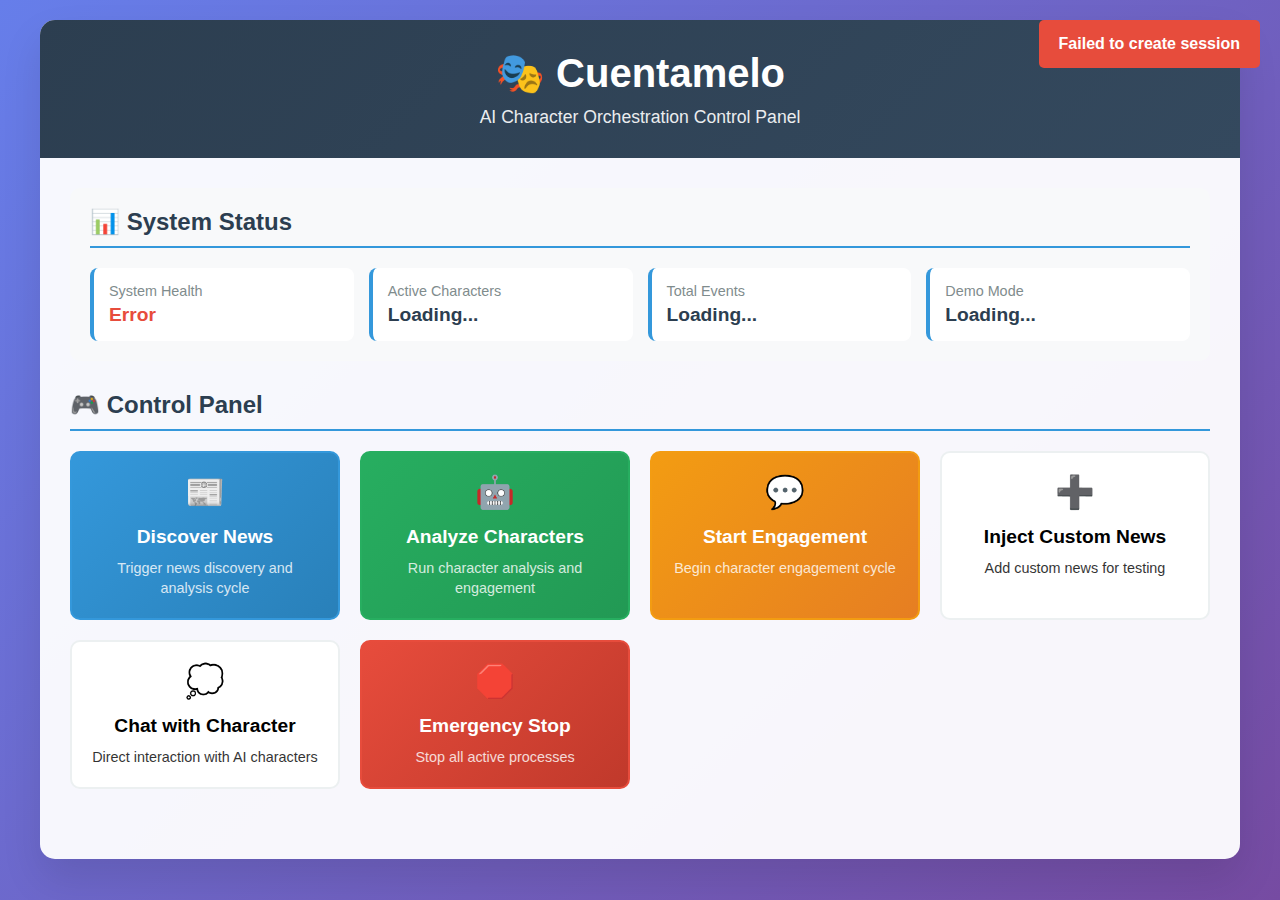
<file: dashboard/index.html>
<!DOCTYPE html>
<html lang="en">
  <head>
    <meta charset="UTF-8" />
    <meta name="viewport" content="width=device-width, initial-scale=1.0" />
    <title>Cuentamelo Frontend Control Panel</title>
    <style>
      * {
        margin: 0;
        padding: 0;
        box-sizing: border-box;
      }

      body {
        font-family: "Segoe UI", Tahoma, Geneva, Verdana, sans-serif;
        background: linear-gradient(135deg, #667eea 0%, #764ba2 100%);
        min-height: 100vh;
        padding: 20px;
      }

      .container {
        max-width: 1200px;
        margin: 0 auto;
        background: rgba(255, 255, 255, 0.95);
        border-radius: 15px;
        box-shadow: 0 20px 40px rgba(0, 0, 0, 0.1);
        overflow: hidden;
      }

      .header {
        background: linear-gradient(135deg, #2c3e50 0%, #34495e 100%);
        color: white;
        padding: 30px;
        text-align: center;
      }

      .header h1 {
        font-size: 2.5em;
        margin-bottom: 10px;
      }

      .header p {
        font-size: 1.1em;
        opacity: 0.9;
      }

      .main-content {
        padding: 30px;
      }

      .control-section {
        margin-bottom: 40px;
      }

      .section-title {
        font-size: 1.5em;
        color: #2c3e50;
        margin-bottom: 20px;
        border-bottom: 2px solid #3498db;
        padding-bottom: 10px;
      }

      .control-grid {
        display: grid;
        grid-template-columns: repeat(auto-fit, minmax(250px, 1fr));
        gap: 20px;
        margin-bottom: 30px;
      }

      .control-card {
        background: white;
        border: 2px solid #ecf0f1;
        border-radius: 10px;
        padding: 20px;
        text-align: center;
        transition: all 0.3s ease;
        cursor: pointer;
      }

      .control-card:hover {
        border-color: #3498db;
        transform: translateY(-5px);
        box-shadow: 0 10px 20px rgba(52, 152, 219, 0.2);
      }

      .control-card.primary {
        background: linear-gradient(135deg, #3498db 0%, #2980b9 100%);
        color: white;
        border-color: #3498db;
      }

      .control-card.success {
        background: linear-gradient(135deg, #27ae60 0%, #229954 100%);
        color: white;
        border-color: #27ae60;
      }

      .control-card.warning {
        background: linear-gradient(135deg, #f39c12 0%, #e67e22 100%);
        color: white;
        border-color: #f39c12;
      }

      .control-card.danger {
        background: linear-gradient(135deg, #e74c3c 0%, #c0392b 100%);
        color: white;
        border-color: #e74c3c;
      }

      .control-icon {
        font-size: 2em;
        margin-bottom: 15px;
      }

      .control-title {
        font-size: 1.2em;
        font-weight: bold;
        margin-bottom: 10px;
      }

      .control-description {
        font-size: 0.9em;
        opacity: 0.8;
        line-height: 1.4;
      }

      .status-section {
        background: #f8f9fa;
        border-radius: 10px;
        padding: 20px;
        margin-bottom: 30px;
      }

      .status-grid {
        display: grid;
        grid-template-columns: repeat(auto-fit, minmax(200px, 1fr));
        gap: 15px;
      }

      .status-item {
        background: white;
        padding: 15px;
        border-radius: 8px;
        border-left: 4px solid #3498db;
      }

      .status-label {
        font-size: 0.9em;
        color: #7f8c8d;
        margin-bottom: 5px;
      }

      .status-value {
        font-size: 1.2em;
        font-weight: bold;
        color: #2c3e50;
      }

      .status-value.healthy {
        color: #27ae60;
      }

      .status-value.warning {
        color: #f39c12;
      }

      .status-value.error {
        color: #e74c3c;
      }

      .modal {
        display: none;
        position: fixed;
        z-index: 1000;
        left: 0;
        top: 0;
        width: 100%;
        height: 100%;
        background-color: rgba(0, 0, 0, 0.5);
      }

      .modal-content {
        background-color: white;
        margin: 5% auto;
        padding: 30px;
        border-radius: 15px;
        width: 90%;
        max-width: 500px;
        position: relative;
      }

      .close {
        position: absolute;
        right: 20px;
        top: 15px;
        font-size: 28px;
        font-weight: bold;
        cursor: pointer;
        color: #aaa;
      }

      .close:hover {
        color: #000;
      }

      .form-group {
        margin-bottom: 20px;
      }

      .form-group label {
        display: block;
        margin-bottom: 5px;
        font-weight: bold;
        color: #2c3e50;
      }

      .form-group input,
      .form-group textarea,
      .form-group select {
        width: 100%;
        padding: 10px;
        border: 2px solid #ecf0f1;
        border-radius: 5px;
        font-size: 14px;
      }

      .form-group input:focus,
      .form-group textarea:focus,
      .form-group select:focus {
        outline: none;
        border-color: #3498db;
      }

      .btn {
        background: #3498db;
        color: white;
        padding: 12px 24px;
        border: none;
        border-radius: 5px;
        cursor: pointer;
        font-size: 14px;
        transition: background 0.3s ease;
      }

      .btn:hover {
        background: #2980b9;
      }

      .btn-success {
        background: #27ae60;
      }

      .btn-success:hover {
        background: #229954;
      }

      .btn-warning {
        background: #f39c12;
      }

      .btn-warning:hover {
        background: #e67e22;
      }

      .btn-danger {
        background: #e74c3c;
      }

      .btn-danger:hover {
        background: #c0392b;
      }

      .notification {
        position: fixed;
        top: 20px;
        right: 20px;
        padding: 15px 20px;
        border-radius: 5px;
        color: white;
        font-weight: bold;
        z-index: 1001;
        transform: translateX(400px);
        transition: transform 0.3s ease;
      }

      .notification.show {
        transform: translateX(0);
      }

      .notification.success {
        background: #27ae60;
      }

      .notification.error {
        background: #e74c3c;
      }

      .notification.info {
        background: #3498db;
      }

      .loading {
        display: none;
        text-align: center;
        padding: 20px;
      }

      .spinner {
        border: 4px solid #f3f3f3;
        border-top: 4px solid #3498db;
        border-radius: 50%;
        width: 40px;
        height: 40px;
        animation: spin 1s linear infinite;
        margin: 0 auto 10px;
      }

      @keyframes spin {
        0% {
          transform: rotate(0deg);
        }
        100% {
          transform: rotate(360deg);
        }
      }

      @media (max-width: 768px) {
        .control-grid {
          grid-template-columns: 1fr;
        }

        .status-grid {
          grid-template-columns: 1fr;
        }

        .header h1 {
          font-size: 2em;
        }
      }
    </style>
  </head>
  <body>
    <div class="container">
      <div class="header">
        <h1>🎭 Cuentamelo</h1>
        <p>AI Character Orchestration Control Panel</p>
      </div>

      <div class="main-content">
        <!-- System Status -->
        <div class="status-section">
          <h2 class="section-title">📊 System Status</h2>
          <div class="status-grid" id="statusGrid">
            <div class="status-item">
              <div class="status-label">System Health</div>
              <div class="status-value" id="systemHealth">Loading...</div>
            </div>
            <div class="status-item">
              <div class="status-label">Active Characters</div>
              <div class="status-value" id="activeCharacters">Loading...</div>
            </div>
            <div class="status-item">
              <div class="status-label">Total Events</div>
              <div class="status-value" id="totalEvents">Loading...</div>
            </div>
            <div class="status-item">
              <div class="status-label">Demo Mode</div>
              <div class="status-value" id="demoMode">Loading...</div>
            </div>
          </div>
        </div>

        <!-- Control Panel -->
        <div class="control-section">
          <h2 class="section-title">🎮 Control Panel</h2>
          <div class="control-grid">
            <div
              class="control-card primary"
              onclick="triggerScenario('news_discovery')"
            >
              <div class="control-icon">📰</div>
              <div class="control-title">Discover News</div>
              <div class="control-description">
                Trigger news discovery and analysis cycle
              </div>
            </div>

            <div
              class="control-card success"
              onclick="triggerScenario('character_analysis')"
            >
              <div class="control-icon">🤖</div>
              <div class="control-title">Analyze Characters</div>
              <div class="control-description">
                Run character analysis and engagement
              </div>
            </div>

            <div
              class="control-card warning"
              onclick="triggerScenario('engagement_cycle')"
            >
              <div class="control-icon">💬</div>
              <div class="control-title">Start Engagement</div>
              <div class="control-description">
                Begin character engagement cycle
              </div>
            </div>

            <div class="control-card" onclick="showNewsModal()">
              <div class="control-icon">➕</div>
              <div class="control-title">Inject Custom News</div>
              <div class="control-description">Add custom news for testing</div>
            </div>

            <div class="control-card" onclick="showChatModal()">
              <div class="control-icon">💭</div>
              <div class="control-title">Chat with Character</div>
              <div class="control-description">
                Direct interaction with AI characters
              </div>
            </div>

            <div
              class="control-card danger"
              onclick="triggerScenario('emergency_stop')"
            >
              <div class="control-icon">🛑</div>
              <div class="control-title">Emergency Stop</div>
              <div class="control-description">Stop all active processes</div>
            </div>
          </div>
        </div>

        <!-- Loading Indicator -->
        <div class="loading" id="loading">
          <div class="spinner"></div>
          <p>Processing request...</p>
        </div>
      </div>
    </div>

    <!-- News Injection Modal -->
    <div id="newsModal" class="modal">
      <div class="modal-content">
        <span class="close" onclick="closeModal('newsModal')">&times;</span>
        <h2>📰 Inject Custom News</h2>
        <form id="newsForm">
          <div class="form-group">
            <label for="newsTitle">Title:</label>
            <input type="text" id="newsTitle" required />
          </div>
          <div class="form-group">
            <label for="newsContent">Content:</label>
            <textarea id="newsContent" rows="4" required></textarea>
          </div>
          <div class="form-group">
            <label for="newsSource">Source:</label>
            <input type="text" id="newsSource" value="custom" required />
          </div>
          <div class="form-group">
            <label for="newsCategory">Category:</label>
            <select id="newsCategory" required>
              <option value="technology">Technology</option>
              <option value="politics">Politics</option>
              <option value="entertainment">Entertainment</option>
              <option value="sports">Sports</option>
              <option value="business">Business</option>
              <option value="test">Test</option>
            </select>
          </div>
          <button type="submit" class="btn btn-success">Inject News</button>
        </form>
      </div>
    </div>

    <!-- Chat Modal -->
    <div id="chatModal" class="modal">
      <div class="modal-content">
        <span class="close" onclick="closeModal('chatModal')">&times;</span>
        <h2>💭 Chat with Character</h2>
        <form id="chatForm">
          <div class="form-group">
            <label for="characterSelect">Character:</label>
            <select id="characterSelect" required>
              <option value="jovani_vazquez">Jovani Vazquez</option>
              <!-- More characters will be loaded dynamically -->
            </select>
          </div>
          <div class="form-group">
            <label for="chatMessage">Message:</label>
            <textarea
              id="chatMessage"
              rows="4"
              required
              placeholder="Type your message here..."
            ></textarea>
          </div>
          <button type="submit" class="btn btn-success">Send Message</button>
        </form>
        <div
          id="chatResponse"
          style="
            margin-top: 20px;
            padding: 15px;
            background: #f8f9fa;
            border-radius: 5px;
            display: none;
          "
        >
          <strong>Response:</strong>
          <div id="responseText"></div>
        </div>
      </div>
    </div>

    <!-- Notification -->
    <div id="notification" class="notification"></div>

    <script>
      // Configuration
      const API_BASE_URL = "http://localhost:8000";
      let sessionId = null;

      // Initialize
      document.addEventListener("DOMContentLoaded", function () {
        initializeSession();
        loadSystemStatus();
        loadCharacters();
      });

      // Session Management
      async function initializeSession() {
        try {
          const response = await fetch(
            `${API_BASE_URL}/api/frontend/session/create`
          );
          const data = await response.json();
          sessionId = data.session_id;
          showNotification("Session created successfully", "success");
        } catch (error) {
          showNotification("Failed to create session", "error");
          console.error("Session creation error:", error);
        }
      }

      // System Status
      async function loadSystemStatus() {
        try {
          const response = await fetch(
            `${API_BASE_URL}/api/commands/system-status?session_id=${sessionId}`
          );
          const result = await response.json();

          if (result.status === "completed") {
            const data = result.result;
            const system = data.system_status;

            document.getElementById("systemHealth").textContent = system.status;
            document.getElementById(
              "systemHealth"
            ).className = `status-value ${system.status}`;
            document.getElementById("activeCharacters").textContent =
              data.character_count;
            document.getElementById("totalEvents").textContent =
              system.total_events || 0;
            document.getElementById("demoMode").textContent = system.demo_mode
              ? "Enabled"
              : "Disabled";
          } else {
            throw new Error(result.error || "Failed to get system status");
          }
        } catch (error) {
          console.error("Error loading system status:", error);
          document.getElementById("systemHealth").textContent = "Error";
          document.getElementById("systemHealth").className =
            "status-value error";
        }
      }

      // Load Characters
      async function loadCharacters() {
        try {
          const response = await fetch(
            `${API_BASE_URL}/api/frontend/characters/status`
          );
          const characters = await response.json();

          const characterSelect = document.getElementById("characterSelect");
          characterSelect.innerHTML = "";

          characters.forEach((character) => {
            const option = document.createElement("option");
            option.value = character.id;
            option.textContent = character.name;
            characterSelect.appendChild(option);
          });
        } catch (error) {
          console.error("Error loading characters:", error);
        }
      }

      // Trigger Scenarios
      async function triggerScenario(scenarioType) {
        showLoading(true);

        try {
          const response = await fetch(
            `${API_BASE_URL}/api/commands/trigger-scenario?scenario_name=${scenarioType}&speed=1.0&session_id=${sessionId}`,
            {
              method: "POST",
            }
          );

          const result = await response.json();

          if (result.status === "completed") {
            showNotification(
              `${scenarioType} scenario triggered successfully`,
              "success"
            );
          } else {
            showNotification(
              `Failed to trigger scenario: ${result.error}`,
              "error"
            );
          }
        } catch (error) {
          showNotification("Error triggering scenario", "error");
          console.error("Scenario trigger error:", error);
        } finally {
          showLoading(false);
          loadSystemStatus(); // Refresh status
        }
      }

      // News Injection
      function showNewsModal() {
        document.getElementById("newsModal").style.display = "block";
      }

      document
        .getElementById("newsForm")
        .addEventListener("submit", async function (e) {
          e.preventDefault();

          const title = document.getElementById("newsTitle").value;
          const content = document.getElementById("newsContent").value;
          const source = document.getElementById("newsSource").value;
          const category = document.getElementById("newsCategory").value;

          try {
            const response = await fetch(
              `${API_BASE_URL}/api/commands/inject-news?title=${encodeURIComponent(
                title
              )}&content=${encodeURIComponent(
                content
              )}&source=${encodeURIComponent(
                source
              )}&category=${encodeURIComponent(
                category
              )}&session_id=${sessionId}`,
              {
                method: "POST",
              }
            );

            const result = await response.json();

            if (result.status === "completed") {
              showNotification("News injected successfully", "success");
              closeModal("newsModal");
              document.getElementById("newsForm").reset();
            } else {
              showNotification("Failed to inject news", "error");
            }
          } catch (error) {
            showNotification("Error injecting news", "error");
            console.error("News injection error:", error);
          }
        });

      // Chat with Character
      function showChatModal() {
        document.getElementById("chatModal").style.display = "block";
      }

      document
        .getElementById("chatForm")
        .addEventListener("submit", async function (e) {
          e.preventDefault();

          const characterId = document.getElementById("characterSelect").value;
          const message = document.getElementById("chatMessage").value;

          try {
            const response = await fetch(
              `${API_BASE_URL}/api/commands/chat-with-character?character_id=${encodeURIComponent(
                characterId
              )}&message=${encodeURIComponent(
                message
              )}&session_id=${sessionId}`,
              {
                method: "POST",
              }
            );

            const result = await response.json();

            if (result.status === "completed") {
              document.getElementById("responseText").textContent =
                result.result.message;
              document.getElementById("chatResponse").style.display = "block";
              document.getElementById("chatMessage").value = "";

              showNotification("Message sent successfully", "success");
            } else {
              showNotification("Failed to get chat response", "error");
            }
          } catch (error) {
            showNotification("Error sending message", "error");
            console.error("Chat error:", error);
          }
        });

      // Utility Functions
      function closeModal(modalId) {
        document.getElementById(modalId).style.display = "none";
        if (modalId === "chatModal") {
          document.getElementById("chatResponse").style.display = "none";
        }
      }

      function showLoading(show) {
        document.getElementById("loading").style.display = show
          ? "block"
          : "none";
      }

      function showNotification(message, type) {
        const notification = document.getElementById("notification");
        notification.textContent = message;
        notification.className = `notification ${type}`;
        notification.classList.add("show");

        setTimeout(() => {
          notification.classList.remove("show");
        }, 3000);
      }

      // Close modals when clicking outside
      window.onclick = function (event) {
        if (event.target.classList.contains("modal")) {
          event.target.style.display = "none";
        }
      };

      // Auto-refresh status every 30 seconds
      setInterval(loadSystemStatus, 30000);
    </script>
  </body>
</html>
</file>
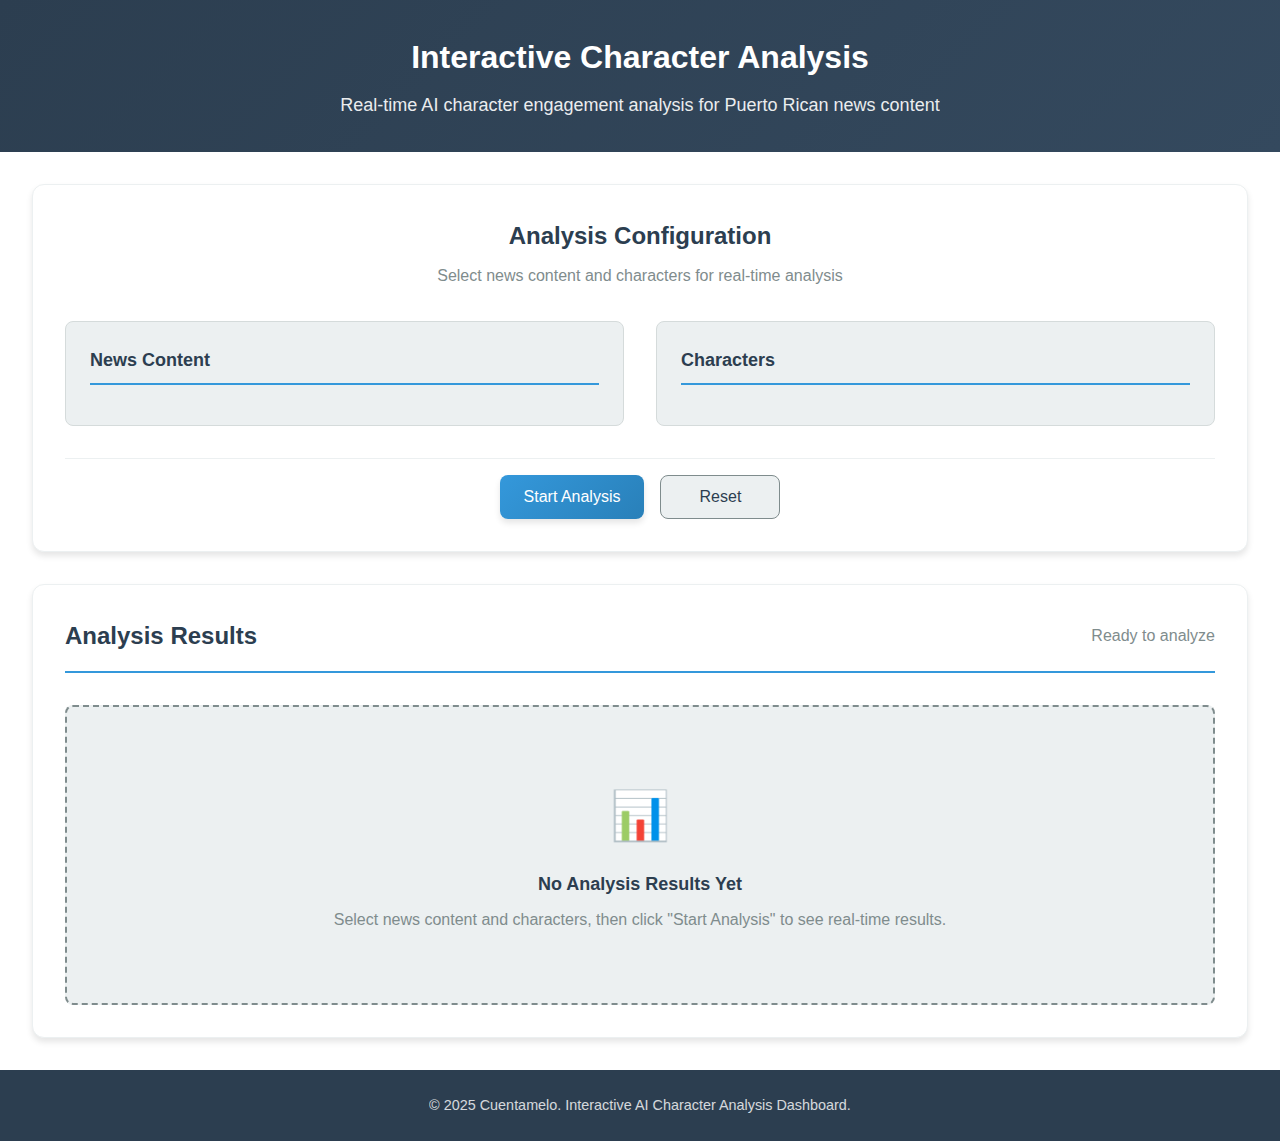
<file: dashboard/interactive.html>
<!DOCTYPE html>
<html lang="en">
  <head>
    <meta charset="UTF-8" />
    <meta name="viewport" content="width=device-width, initial-scale=1.0" />
    <meta
      name="description"
      content="Interactive AI Character Engagement Analysis Dashboard"
    />
    <meta name="author" content="Cuentamelo" />
    <title>Interactive Character Analysis Dashboard</title>
    <link rel="stylesheet" href="assets/interactive.css" />
  </head>
  <body>
    <div class="dashboard-container">
      <!-- Header Section -->
      <header class="dashboard-header">
        <div class="header-content">
          <h1>Interactive Character Analysis</h1>
          <p>
            Real-time AI character engagement analysis for Puerto Rican news
            content
          </p>
        </div>
      </header>

      <!-- Main Content Area -->
      <main class="dashboard-main">
        <!-- Control Panel Section -->
        <section class="control-panel" id="control-panel">
          <div class="panel-header">
            <h2>Analysis Configuration</h2>
            <p>Select news content and characters for real-time analysis</p>
          </div>

          <div class="control-grid">
            <!-- News Selection Component -->
            <div class="control-section" id="news-selector-section">
              <h3>News Content</h3>
              <div class="news-selector" id="news-selector">
                <!-- News selector component will be populated by JavaScript -->
              </div>
            </div>

            <!-- Character Selection Component -->
            <div class="control-section" id="character-selector-section">
              <h3>Characters</h3>
              <div class="character-selector" id="character-selector">
                <!-- Character selector component will be populated by JavaScript -->
              </div>
            </div>
          </div>

          <!-- Analysis Control -->
          <div class="analysis-controls">
            <button type="button" id="start-analysis" class="btn btn-primary">
              <span class="btn-text">Start Analysis</span>
              <span class="btn-loading" style="display: none">
                <span class="spinner"></span>
                Analyzing...
              </span>
            </button>
            <button type="button" id="reset-analysis" class="btn btn-secondary">
              Reset
            </button>
          </div>
        </section>

        <!-- Results Display Section -->
        <section class="results-section" id="results-section">
          <div class="results-header">
            <h2>Analysis Results</h2>
            <div class="results-status" id="results-status">
              <span class="status-text">Ready to analyze</span>
            </div>
          </div>

          <div class="results-container" id="results-container">
            <!-- Results will be populated by JavaScript -->
            <div class="results-placeholder">
              <div class="placeholder-content">
                <div class="placeholder-icon">📊</div>
                <h3>No Analysis Results Yet</h3>
                <p>
                  Select news content and characters, then click "Start
                  Analysis" to see real-time results.
                </p>
              </div>
            </div>
          </div>
        </section>
      </main>

      <!-- Footer Section -->
      <footer class="dashboard-footer">
        <div class="footer-content">
          <p>
            &copy; 2025 Cuentamelo. Interactive AI Character Analysis Dashboard.
          </p>
        </div>
      </footer>
    </div>

    <!-- Error Modal -->
    <div class="modal" id="error-modal" style="display: none">
      <div class="modal-content">
        <div class="modal-header">
          <h3>Error</h3>
          <button type="button" class="modal-close" id="modal-close">
            &times;
          </button>
        </div>
        <div class="modal-body">
          <p id="error-message"></p>
        </div>
        <div class="modal-footer">
          <button type="button" class="btn btn-primary" id="error-retry">
            Retry
          </button>
          <button type="button" class="btn btn-secondary" id="error-close">
            Close
          </button>
        </div>
      </div>
    </div>

    <!-- Loading Overlay -->
    <div class="loading-overlay" id="loading-overlay" style="display: none">
      <div class="loading-content">
        <div class="loading-spinner"></div>
        <p id="loading-message">Loading...</p>
      </div>
    </div>

    <!-- JavaScript Modules -->
    <script src="components/sse-handler.js"></script>
    <script src="components/news-selector.js"></script>
    <script src="components/character-selector.js"></script>
    <script src="components/results-display.js"></script>
    <script src="assets/interactive.js"></script>
  </body>
</html>
</file>
<file: dashboard/assets/interactive.css>
/* Interactive Dashboard Styles */
/* Modern CSS Grid layout with professional styling */

/* CSS Custom Properties */
:root {
  --primary-color: #3498db;
  --primary-dark: #2980b9;
  --secondary-color: #2c3e50;
  --accent-color: #e74c3c;
  --success-color: #27ae60;
  --warning-color: #f39c12;
  --light-gray: #ecf0f1;
  --dark-gray: #7f8c8d;
  --white: #ffffff;
  --black: #2c3e50;

  --border-radius: 8px;
  --border-radius-lg: 12px;
  --box-shadow: 0 4px 6px rgba(0, 0, 0, 0.1);
  --box-shadow-lg: 0 10px 25px rgba(0, 0, 0, 0.15);
  --transition: all 0.3s ease;

  --font-family: "Segoe UI", Tahoma, Geneva, Verdana, sans-serif;
  --font-size-base: 16px;
  --font-size-lg: 18px;
  --font-size-xl: 24px;
  --font-size-xxl: 32px;
}

/* Reset and Base Styles */
* {
  margin: 0;
  padding: 0;
  box-sizing: border-box;
}

html {
  font-size: var(--font-size-base);
  scroll-behavior: smooth;
}

body {
  font-family: var(--font-family);
  line-height: 1.6;
  color: var(--black);
  background: linear-gradient(135deg, #667eea 0%, #764ba2 100%);
  min-height: 100vh;
}

/* Dashboard Container - CSS Grid Layout */
.dashboard-container {
  display: grid;
  grid-template-rows: auto 1fr auto;
  grid-template-areas:
    "header"
    "main"
    "footer";
  min-height: 100vh;
  max-width: 1400px;
  margin: 0 auto;
  background: var(--white);
  box-shadow: var(--box-shadow-lg);
}

/* Header Section */
.dashboard-header {
  grid-area: header;
  background: linear-gradient(135deg, var(--secondary-color) 0%, #34495e 100%);
  color: var(--white);
  padding: 2rem;
  text-align: center;
}

.header-content h1 {
  font-size: var(--font-size-xxl);
  margin-bottom: 0.5rem;
  font-weight: 600;
}

.header-content p {
  font-size: var(--font-size-lg);
  opacity: 0.9;
  max-width: 600px;
  margin: 0 auto;
}

/* Main Content Area - CSS Grid */
.dashboard-main {
  grid-area: main;
  display: grid;
  grid-template-columns: 1fr;
  grid-template-rows: auto 1fr;
  gap: 2rem;
  padding: 2rem;
  overflow-y: auto;
}

/* Control Panel Section */
.control-panel {
  background: var(--white);
  border-radius: var(--border-radius-lg);
  padding: 2rem;
  box-shadow: var(--box-shadow);
  border: 1px solid var(--light-gray);
}

.panel-header {
  text-align: center;
  margin-bottom: 2rem;
}

.panel-header h2 {
  font-size: var(--font-size-xl);
  color: var(--secondary-color);
  margin-bottom: 0.5rem;
}

.panel-header p {
  color: var(--dark-gray);
  font-size: var(--font-size-base);
}

/* Control Grid - CSS Grid for responsive layout */
.control-grid {
  display: grid;
  grid-template-columns: repeat(auto-fit, minmax(400px, 1fr));
  gap: 2rem;
  margin-bottom: 2rem;
}

.control-section {
  background: var(--light-gray);
  border-radius: var(--border-radius);
  padding: 1.5rem;
  border: 1px solid #d5dbdb;
}

.control-section h3 {
  font-size: var(--font-size-lg);
  color: var(--secondary-color);
  margin-bottom: 1rem;
  border-bottom: 2px solid var(--primary-color);
  padding-bottom: 0.5rem;
}

/* Analysis Controls */
.analysis-controls {
  display: flex;
  justify-content: center;
  gap: 1rem;
  padding-top: 1rem;
  border-top: 1px solid var(--light-gray);
}

/* Button Styles */
.btn {
  display: inline-flex;
  align-items: center;
  justify-content: center;
  gap: 0.5rem;
  padding: 0.75rem 1.5rem;
  border: none;
  border-radius: var(--border-radius);
  font-size: var(--font-size-base);
  font-weight: 500;
  text-decoration: none;
  cursor: pointer;
  transition: var(--transition);
  min-width: 120px;
  position: relative;
  overflow: hidden;
}

.btn-primary {
  background: linear-gradient(
    135deg,
    var(--primary-color) 0%,
    var(--primary-dark) 100%
  );
  color: var(--white);
  box-shadow: var(--box-shadow);
}

.btn-primary:hover {
  transform: translateY(-2px);
  box-shadow: 0 6px 12px rgba(52, 152, 219, 0.3);
}

.btn-secondary {
  background: var(--light-gray);
  color: var(--secondary-color);
  border: 1px solid var(--dark-gray);
}

.btn-secondary:hover {
  background: var(--dark-gray);
  color: var(--white);
}

.btn:disabled {
  opacity: 0.6;
  cursor: not-allowed;
  transform: none;
}

/* Spinner Animation */
.spinner {
  width: 16px;
  height: 16px;
  border: 2px solid transparent;
  border-top: 2px solid currentColor;
  border-radius: 50%;
  animation: spin 1s linear infinite;
}

@keyframes spin {
  0% {
    transform: rotate(0deg);
  }
  100% {
    transform: rotate(360deg);
  }
}

/* Results Section */
.results-section {
  background: var(--white);
  border-radius: var(--border-radius-lg);
  padding: 2rem;
  box-shadow: var(--box-shadow);
  border: 1px solid var(--light-gray);
}

.results-header {
  display: flex;
  justify-content: space-between;
  align-items: center;
  margin-bottom: 2rem;
  padding-bottom: 1rem;
  border-bottom: 2px solid var(--primary-color);
}

.results-header h2 {
  font-size: var(--font-size-xl);
  color: var(--secondary-color);
}

.results-status {
  display: flex;
  align-items: center;
  gap: 0.5rem;
}

.status-text {
  font-size: var(--font-size-base);
  color: var(--dark-gray);
  font-weight: 500;
}

/* Results Container - CSS Grid for side-by-side layout */
.results-container {
  display: grid;
  grid-template-columns: repeat(auto-fit, minmax(350px, 1fr));
  gap: 1.5rem;
  min-height: 300px;
}

/* Placeholder Styles */
.results-placeholder {
  grid-column: 1 / -1;
  display: flex;
  align-items: center;
  justify-content: center;
  min-height: 300px;
  background: var(--light-gray);
  border-radius: var(--border-radius);
  border: 2px dashed var(--dark-gray);
}

.placeholder-content {
  text-align: center;
  color: var(--dark-gray);
}

.placeholder-icon {
  font-size: 3rem;
  margin-bottom: 1rem;
}

.placeholder-content h3 {
  font-size: var(--font-size-lg);
  margin-bottom: 0.5rem;
  color: var(--secondary-color);
}

/* Footer Section */
.dashboard-footer {
  grid-area: footer;
  background: var(--secondary-color);
  color: var(--white);
  padding: 1.5rem;
  text-align: center;
}

.footer-content p {
  opacity: 0.8;
  font-size: 0.9rem;
}

/* Modal Styles */
.modal {
  position: fixed;
  top: 0;
  left: 0;
  width: 100%;
  height: 100%;
  background: rgba(0, 0, 0, 0.5);
  display: flex;
  align-items: center;
  justify-content: center;
  z-index: 1000;
  backdrop-filter: blur(4px);
}

.modal-content {
  background: var(--white);
  border-radius: var(--border-radius-lg);
  box-shadow: var(--box-shadow-lg);
  max-width: 500px;
  width: 90%;
  max-height: 80vh;
  overflow-y: auto;
}

.modal-header {
  display: flex;
  justify-content: space-between;
  align-items: center;
  padding: 1.5rem;
  border-bottom: 1px solid var(--light-gray);
}

.modal-header h3 {
  color: var(--secondary-color);
  font-size: var(--font-size-lg);
}

.modal-close {
  background: none;
  border: none;
  font-size: 1.5rem;
  cursor: pointer;
  color: var(--dark-gray);
  padding: 0;
  width: 30px;
  height: 30px;
  display: flex;
  align-items: center;
  justify-content: center;
  border-radius: 50%;
  transition: var(--transition);
}

.modal-close:hover {
  background: var(--light-gray);
  color: var(--secondary-color);
}

.modal-body {
  padding: 1.5rem;
}

.modal-footer {
  display: flex;
  justify-content: flex-end;
  gap: 1rem;
  padding: 1.5rem;
  border-top: 1px solid var(--light-gray);
}

/* Loading Overlay */
.loading-overlay {
  position: fixed;
  top: 0;
  left: 0;
  width: 100%;
  height: 100%;
  background: rgba(255, 255, 255, 0.9);
  display: flex;
  align-items: center;
  justify-content: center;
  z-index: 999;
  backdrop-filter: blur(4px);
}

.loading-content {
  text-align: center;
  color: var(--secondary-color);
}

.loading-spinner {
  width: 40px;
  height: 40px;
  border: 4px solid var(--light-gray);
  border-top: 4px solid var(--primary-color);
  border-radius: 50%;
  animation: spin 1s linear infinite;
  margin: 0 auto 1rem;
}

.loading-content p {
  font-size: var(--font-size-lg);
  font-weight: 500;
}

/* Responsive Design - Media Queries */
@media (max-width: 1024px) {
  .dashboard-container {
    margin: 0;
    border-radius: 0;
  }

  .dashboard-main {
    padding: 1rem;
  }

  .control-grid {
    grid-template-columns: 1fr;
  }

  .results-container {
    grid-template-columns: 1fr;
  }
}

@media (max-width: 768px) {
  .dashboard-header {
    padding: 1.5rem 1rem;
  }

  .header-content h1 {
    font-size: var(--font-size-xl);
  }

  .header-content p {
    font-size: var(--font-size-base);
  }

  .control-panel,
  .results-section {
    padding: 1.5rem;
  }

  .analysis-controls {
    flex-direction: column;
    align-items: center;
  }

  .btn {
    width: 100%;
    max-width: 200px;
  }

  .results-header {
    flex-direction: column;
    gap: 1rem;
    align-items: flex-start;
  }
}

@media (max-width: 480px) {
  .dashboard-main {
    padding: 0.5rem;
  }

  .control-panel,
  .results-section {
    padding: 1rem;
  }

  .control-section {
    padding: 1rem;
  }

  .modal-content {
    width: 95%;
    margin: 1rem;
  }
}

/* Accessibility Enhancements */
@media (prefers-reduced-motion: reduce) {
  * {
    animation-duration: 0.01ms !important;
    animation-iteration-count: 1 !important;
    transition-duration: 0.01ms !important;
  }
}

/* Focus styles for keyboard navigation */
.btn:focus,
.modal-close:focus {
  outline: 2px solid var(--primary-color);
  outline-offset: 2px;
}

/* High contrast mode support */
@media (prefers-contrast: high) {
  :root {
    --primary-color: #0066cc;
    --secondary-color: #000000;
    --light-gray: #f0f0f0;
    --dark-gray: #333333;
  }
}

/* Component-specific styles */

/* Form Elements */
.form-select,
.form-textarea {
  width: 100%;
  padding: 0.75rem;
  border: 1px solid var(--light-gray);
  border-radius: var(--border-radius);
  font-size: var(--font-size-base);
  font-family: var(--font-family);
  transition: var(--transition);
  background: var(--white);
}

.form-select:focus,
.form-textarea:focus {
  outline: none;
  border-color: var(--primary-color);
  box-shadow: 0 0 0 3px rgba(52, 152, 219, 0.1);
}

.form-textarea {
  resize: vertical;
  min-height: 100px;
}

.form-textarea.error {
  border-color: var(--accent-color);
  box-shadow: 0 0 0 3px rgba(231, 76, 60, 0.1);
}

/* Input Counter */
.input-counter {
  font-size: 0.875rem;
  color: var(--dark-gray);
  margin-top: 0.5rem;
  text-align: right;
}

/* Input Error */
.input-error {
  color: var(--accent-color);
  font-size: 0.875rem;
  margin-top: 0.5rem;
  padding: 0.5rem;
  background: rgba(231, 76, 60, 0.1);
  border-radius: var(--border-radius);
  border-left: 3px solid var(--accent-color);
}

/* News Selector Styles */
.news-selector-content {
  display: flex;
  flex-direction: column;
  gap: 1.5rem;
}

.news-option {
  display: flex;
  flex-direction: column;
  gap: 0.5rem;
}

.news-option label {
  font-weight: 500;
  color: var(--secondary-color);
  font-size: var(--font-size-base);
}

.selected-news {
  background: var(--light-gray);
  border-radius: var(--border-radius);
  padding: 1rem;
  border: 1px solid #d5dbdb;
}

.selected-news h4 {
  margin-bottom: 0.75rem;
  color: var(--secondary-color);
  font-size: var(--font-size-lg);
}

.news-preview {
  margin-bottom: 1rem;
}

.news-preview-header {
  display: flex;
  justify-content: space-between;
  align-items: center;
  margin-bottom: 0.5rem;
}

.news-preview-content {
  color: var(--dark-gray);
  line-height: 1.5;
}

.badge {
  padding: 0.25rem 0.5rem;
  border-radius: 12px;
  font-size: 0.75rem;
  font-weight: 500;
  text-transform: uppercase;
}

.badge.custom {
  background: var(--primary-color);
  color: var(--white);
}

.badge.scenario {
  background: var(--success-color);
  color: var(--white);
}

/* Character Selector Styles */
.character-selector-content {
  display: flex;
  flex-direction: column;
  gap: 1.5rem;
}

.character-grid {
  display: grid;
  grid-template-columns: repeat(auto-fit, minmax(280px, 1fr));
  gap: 1rem;
}

.character-loading {
  grid-column: 1 / -1;
  text-align: center;
  padding: 2rem;
  color: var(--dark-gray);
}

.character-card {
  background: var(--white);
  border: 2px solid var(--light-gray);
  border-radius: var(--border-radius);
  padding: 1rem;
  transition: var(--transition);
  cursor: pointer;
  position: relative;
  overflow: hidden;
}

.character-card:hover {
  border-color: var(--primary-color);
  transform: translateY(-2px);
  box-shadow: var(--box-shadow);
}

.character-card.selected {
  border-color: var(--primary-color);
  background: rgba(52, 152, 219, 0.05);
  box-shadow: 0 0 0 3px rgba(52, 152, 219, 0.1);
}

.character-card-header {
  display: flex;
  justify-content: space-between;
  align-items: flex-start;
  margin-bottom: 1rem;
}

.character-avatar {
  width: 50px;
  height: 50px;
  border-radius: 50%;
  background: linear-gradient(135deg, var(--primary-color), var(--primary-dark));
  display: flex;
  align-items: center;
  justify-content: center;
  color: var(--white);
  font-weight: 600;
  font-size: 1.2rem;
}

.character-avatar-img {
  width: 100%;
  height: 100%;
  border-radius: 50%;
  object-fit: cover;
}

.character-avatar-initials {
  font-size: 1.2rem;
  font-weight: 600;
}

.character-checkbox {
  position: relative;
}

.character-checkbox-input {
  position: absolute;
  opacity: 0;
  cursor: pointer;
}

.character-checkbox-label {
  display: block;
  width: 20px;
  height: 20px;
  border: 2px solid var(--dark-gray);
  border-radius: 4px;
  background: var(--white);
  cursor: pointer;
  transition: var(--transition);
}

.character-checkbox-input:checked + .character-checkbox-label {
  background: var(--primary-color);
  border-color: var(--primary-color);
}

.character-checkbox-input:checked + .character-checkbox-label::after {
  content: '✓';
  position: absolute;
  top: 50%;
  left: 50%;
  transform: translate(-50%, -50%);
  color: var(--white);
  font-size: 0.875rem;
  font-weight: bold;
}

.character-card-body {
  margin-bottom: 1rem;
}

.character-name {
  font-size: var(--font-size-lg);
  color: var(--secondary-color);
  margin-bottom: 0.5rem;
  font-weight: 600;
}

.character-description {
  color: var(--dark-gray);
  font-size: 0.875rem;
  line-height: 1.4;
}

.character-card-footer {
  font-size: 0.75rem;
  color: var(--dark-gray);
  opacity: 0.7;
}

/* Selection Summary */
.selection-summary {
  background: var(--light-gray);
  border-radius: var(--border-radius);
  padding: 1rem;
  border: 1px solid #d5dbdb;
}

.summary-header {
  display: flex;
  justify-content: space-between;
  align-items: center;
  margin-bottom: 1rem;
}

.summary-header h4 {
  color: var(--secondary-color);
  font-size: var(--font-size-base);
  margin: 0;
}

.selected-list {
  display: flex;
  flex-wrap: wrap;
  gap: 0.5rem;
}

.selected-character-item {
  display: flex;
  align-items: center;
  gap: 0.5rem;
  background: var(--white);
  padding: 0.5rem 0.75rem;
  border-radius: 20px;
  border: 1px solid var(--primary-color);
  font-size: 0.875rem;
}

.selected-character-name {
  color: var(--secondary-color);
  font-weight: 500;
}

.remove-character {
  background: none;
  border: none;
  color: var(--accent-color);
  cursor: pointer;
  font-size: 1.2rem;
  font-weight: bold;
  padding: 0;
  width: 20px;
  height: 20px;
  display: flex;
  align-items: center;
  justify-content: center;
  border-radius: 50%;
  transition: var(--transition);
}

.remove-character:hover {
  background: var(--accent-color);
  color: var(--white);
}

/* No Characters Message */
.no-characters {
  text-align: center;
  padding: 2rem;
  color: var(--dark-gray);
}

.no-characters-icon {
  font-size: 3rem;
  margin-bottom: 1rem;
}

.no-characters h4 {
  color: var(--secondary-color);
  margin-bottom: 0.5rem;
}

/* Results Display Styles */
.results-display-content {
  display: grid;
  grid-template-columns: repeat(auto-fit, minmax(400px, 1fr));
  gap: 1.5rem;
}

.result-card {
  background: var(--white);
  border: 1px solid var(--light-gray);
  border-radius: var(--border-radius-lg);
  padding: 1.5rem;
  box-shadow: var(--box-shadow);
  transition: var(--transition);
}

.result-card:hover {
  box-shadow: var(--box-shadow-lg);
}

.result-card.updating {
  animation: pulse 0.5s ease-in-out;
}

@keyframes pulse {
  0%, 100% { opacity: 1; }
  50% { opacity: 0.7; }
}

.result-card-header {
  display: flex;
  justify-content: space-between;
  align-items: flex-start;
  margin-bottom: 1.5rem;
  padding-bottom: 1rem;
  border-bottom: 1px solid var(--light-gray);
}

.result-character-info h3 {
  color: var(--secondary-color);
  font-size: var(--font-size-lg);
  margin-bottom: 0.25rem;
}

.result-character-id {
  font-size: 0.875rem;
  color: var(--dark-gray);
  opacity: 0.7;
}

.result-timestamp {
  font-size: 0.875rem;
  color: var(--dark-gray);
}

.result-card-body {
  display: flex;
  flex-direction: column;
  gap: 1.5rem;
}

.result-score-section,
.result-decision-section,
.result-reasoning-section,
.result-topics-section {
  display: flex;
  flex-direction: column;
  gap: 0.75rem;
}

.result-score-section h4,
.result-decision-section h4,
.result-reasoning-section h4,
.result-topics-section h4 {
  color: var(--secondary-color);
  font-size: var(--font-size-base);
  font-weight: 600;
  margin: 0;
}

/* Score Display */
.score-display {
  display: flex;
  align-items: center;
  gap: 1rem;
}

.score-circle {
  width: 60px;
  height: 60px;
  border-radius: 50%;
  background: conic-gradient(var(--score-color) 0deg, var(--score-color) calc(var(--score-value, 0) * 3.6deg), var(--light-gray) calc(var(--score-value, 0) * 3.6deg));
  display: flex;
  align-items: center;
  justify-content: center;
  position: relative;
}

.score-circle::before {
  content: '';
  position: absolute;
  width: 45px;
  height: 45px;
  border-radius: 50%;
  background: var(--white);
}

.score-value {
  position: relative;
  font-weight: 600;
  font-size: 0.875rem;
  color: var(--secondary-color);
}

.score-label {
  font-size: 0.875rem;
  color: var(--dark-gray);
  font-weight: 500;
}

/* Decision Display */
.decision-display {
  display: flex;
  align-items: center;
  gap: 0.5rem;
  padding: 0.75rem;
  border-radius: var(--border-radius);
  font-weight: 500;
}

.decision-engage {
  background: rgba(39, 174, 96, 0.1);
  color: var(--success-color);
  border: 1px solid rgba(39, 174, 96, 0.2);
}

.decision-ignore {
  background: rgba(231, 76, 60, 0.1);
  color: var(--accent-color);
  border: 1px solid rgba(231, 76, 60, 0.2);
}

.decision-consider {
  background: rgba(243, 156, 18, 0.1);
  color: var(--warning-color);
  border: 1px solid rgba(243, 156, 18, 0.2);
}

.decision-unknown {
  background: rgba(127, 140, 141, 0.1);
  color: var(--dark-gray);
  border: 1px solid rgba(127, 140, 141, 0.2);
}

.decision-icon {
  font-size: 1.2rem;
}

/* Reasoning Content */
.reasoning-content {
  background: var(--light-gray);
  border-radius: var(--border-radius);
  padding: 1rem;
}

.reasoning-text {
  color: var(--secondary-color);
  line-height: 1.6;
  margin-bottom: 1rem;
}

.response-preview {
  border-top: 1px solid #d5dbdb;
  padding-top: 1rem;
}

.response-preview h5 {
  color: var(--secondary-color);
  font-size: 0.875rem;
  margin-bottom: 0.5rem;
}

.response-preview blockquote {
  background: var(--white);
  border-left: 3px solid var(--primary-color);
  padding: 0.75rem;
  margin: 0;
  font-style: italic;
  color: var(--dark-gray);
  border-radius: 0 var(--border-radius) var(--border-radius) 0;
}

/* Topic Analysis */
.topics-grid {
  display: flex;
  flex-direction: column;
  gap: 0.5rem;
}

.topic-item {
  display: flex;
  align-items: center;
  gap: 1rem;
  padding: 0.5rem;
  background: var(--light-gray);
  border-radius: var(--border-radius);
}

.topic-name {
  min-width: 80px;
  font-size: 0.875rem;
  color: var(--secondary-color);
  font-weight: 500;
}

.topic-bar {
  flex: 1;
  height: 8px;
  background: var(--white);
  border-radius: 4px;
  overflow: hidden;
}

.topic-bar-fill {
  height: 100%;
  background: var(--primary-color);
  border-radius: 4px;
  transition: width 0.3s ease;
}

.topic-score {
  min-width: 40px;
  font-size: 0.875rem;
  color: var(--dark-gray);
  font-weight: 500;
  text-align: right;
}

/* Result Details */
.result-details-section {
  border-top: 1px solid var(--light-gray);
  padding-top: 1rem;
}

.details-toggle {
  width: 100%;
  justify-content: space-between;
}

.toggle-icon {
  transition: transform 0.3s ease;
}

.result-details {
  margin-top: 1rem;
  padding: 1rem;
  background: var(--light-gray);
  border-radius: var(--border-radius);
}

.details-content h5 {
  color: var(--secondary-color);
  margin-bottom: 1rem;
  font-size: var(--font-size-base);
}

.detail-item {
  margin-bottom: 0.75rem;
  font-size: 0.875rem;
}

.detail-item strong {
  color: var(--secondary-color);
}

.metadata-display {
  background: var(--white);
  padding: 0.75rem;
  border-radius: var(--border-radius);
  font-size: 0.75rem;
  overflow-x: auto;
  margin-top: 0.5rem;
}

/* Button Size Variants */
.btn-sm {
  padding: 0.5rem 1rem;
  font-size: 0.875rem;
  min-width: 80px;
}

/* Responsive adjustments for components */
@media (max-width: 768px) {
  .character-grid {
    grid-template-columns: 1fr;
  }
  
  .results-display-content {
    grid-template-columns: 1fr;
  }
  
  .score-display {
    flex-direction: column;
    text-align: center;
  }
  
  .topic-item {
    flex-direction: column;
    align-items: flex-start;
    gap: 0.5rem;
  }
  
  .topic-name,
  .topic-score {
    min-width: auto;
  }
}
</file>
